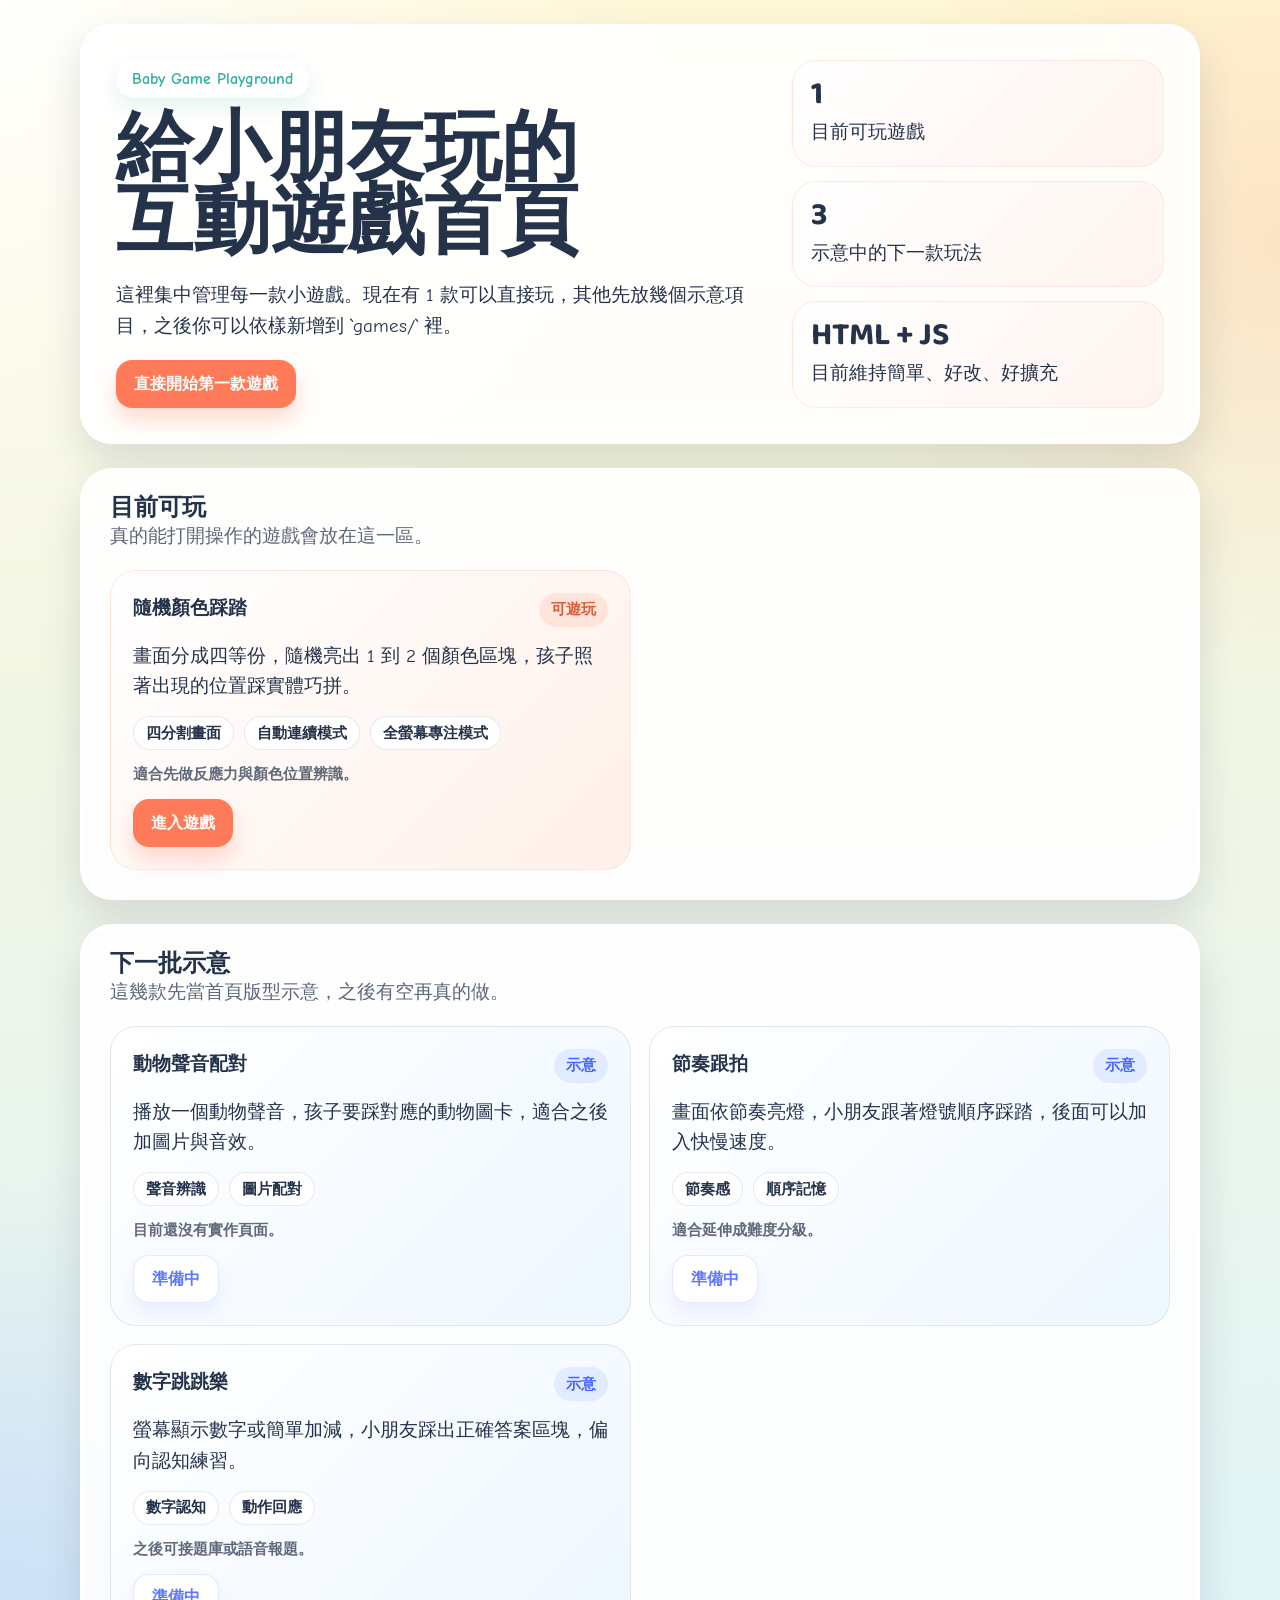
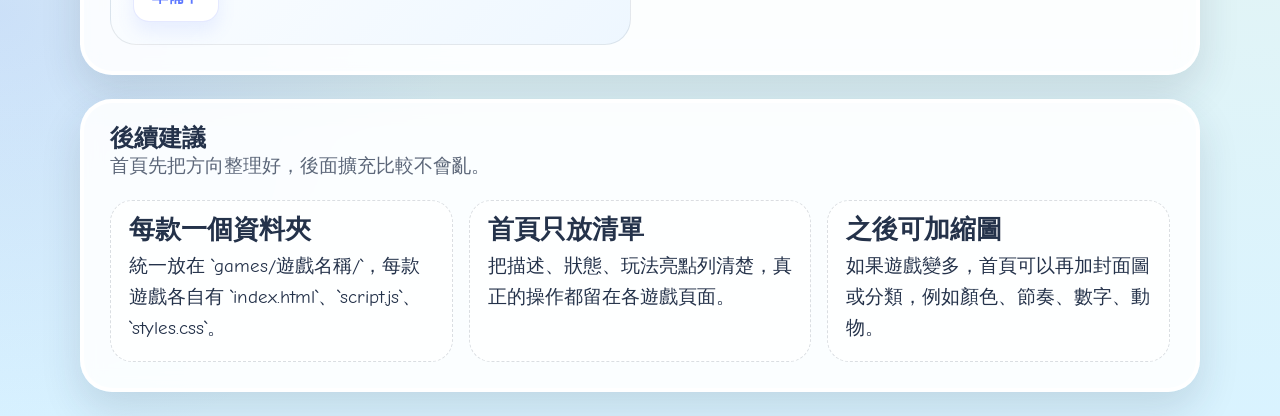
<file: index.html>
<!DOCTYPE html>
<html lang="zh-Hant">
<head>
  <meta charset="UTF-8">
  <meta name="viewport" content="width=device-width, initial-scale=1.0">
  <title>Baby Game Playground</title>
  <style>
    @import url("https://fonts.googleapis.com/css2?family=Baloo+2:wght@400;600;700&family=Comic+Neue:wght@400;700&display=swap");

    :root {
      --bg-top: #fff8d6;
      --bg-bottom: #d9f3ff;
      --text: #24324a;
      --card: rgba(255, 255, 255, 0.88);
      --accent: #ff7a59;
      --accent-2: #32b09a;
      --accent-3: #5d78ff;
      --line: rgba(36, 50, 74, 0.1);
      --shadow: 0 18px 40px rgba(36, 50, 74, 0.14);
    }

    * {
      box-sizing: border-box;
    }

    body {
      margin: 0;
      min-height: 100vh;
      font-family: "Comic Neue", sans-serif;
      color: var(--text);
      background:
        radial-gradient(circle at top left, rgba(255, 255, 255, 0.95), transparent 28%),
        radial-gradient(circle at right 12%, rgba(255, 160, 122, 0.22), transparent 20%),
        radial-gradient(circle at left 80%, rgba(93, 120, 255, 0.16), transparent 22%),
        linear-gradient(180deg, var(--bg-top), var(--bg-bottom));
      padding: 24px;
    }

    main {
      width: min(1120px, 100%);
      margin: 0 auto;
      display: grid;
      gap: 24px;
    }

    .hero,
    .section-card {
      background: var(--card);
      border: 4px solid rgba(255, 255, 255, 0.9);
      border-radius: 32px;
      box-shadow: var(--shadow);
      backdrop-filter: blur(10px);
    }

    .hero {
      padding: 32px;
      display: grid;
      grid-template-columns: minmax(0, 1.4fr) minmax(280px, 0.8fr);
      gap: 24px;
      align-items: stretch;
    }

    .hero-copy {
      display: grid;
      gap: 18px;
    }

    .pill {
      display: inline-flex;
      width: fit-content;
      padding: 10px 16px;
      border-radius: 999px;
      background: #fff;
      color: var(--accent-2);
      font-weight: 700;
      box-shadow: 0 8px 20px rgba(50, 176, 154, 0.14);
    }

    h1,
    h2,
    h3 {
      margin: 0;
      font-family: "Baloo 2", cursive;
      line-height: 0.95;
    }

    h1 {
      font-size: clamp(2.5rem, 6vw, 4.8rem);
    }

    p {
      margin: 0;
      line-height: 1.6;
      font-size: clamp(1rem, 2vw, 1.2rem);
    }

    .hero-stats {
      display: grid;
      gap: 14px;
      align-content: start;
    }

    .stat-card {
      padding: 18px;
      border-radius: 24px;
      background: linear-gradient(135deg, #fff, #fff4ef);
      border: 1px solid rgba(255, 122, 89, 0.14);
    }

    .stat-card strong {
      display: block;
      font-family: "Baloo 2", cursive;
      font-size: 2rem;
      line-height: 1;
      margin-bottom: 6px;
    }

    .section-card {
      padding: 26px;
      display: grid;
      gap: 18px;
    }

    .section-head {
      display: flex;
      align-items: end;
      justify-content: space-between;
      gap: 16px;
      flex-wrap: wrap;
    }

    .section-head p {
      color: rgba(36, 50, 74, 0.74);
    }

    .games-grid {
      display: grid;
      grid-template-columns: repeat(2, minmax(0, 1fr));
      gap: 18px;
    }

    .game-card {
      display: grid;
      gap: 14px;
      padding: 22px;
      border-radius: 26px;
      border: 1px solid var(--line);
      background: linear-gradient(135deg, #fff, #f8fbff);
    }

    .game-card.live {
      background: linear-gradient(135deg, #ffffff, #fff0e9);
      border-color: rgba(255, 122, 89, 0.16);
    }

    .game-card.mock {
      background: linear-gradient(135deg, #ffffff, #eef7ff);
    }

    .game-top {
      display: flex;
      align-items: center;
      justify-content: space-between;
      gap: 12px;
      flex-wrap: wrap;
    }

    .tag {
      display: inline-flex;
      align-items: center;
      min-height: 34px;
      padding: 6px 12px;
      border-radius: 999px;
      font-weight: 700;
      font-size: 0.95rem;
    }

    .tag.live {
      background: rgba(255, 122, 89, 0.14);
      color: #d95d3b;
    }

    .tag.mock {
      background: rgba(93, 120, 255, 0.12);
      color: #4666ff;
    }

    .meta {
      font-size: 0.96rem;
      color: rgba(36, 50, 74, 0.72);
      font-weight: 700;
    }

    .features {
      display: flex;
      flex-wrap: wrap;
      gap: 10px;
    }

    .chip {
      display: inline-flex;
      align-items: center;
      min-height: 34px;
      padding: 6px 12px;
      border-radius: 999px;
      background: #fff;
      border: 1px solid var(--line);
      font-weight: 700;
      font-size: 0.94rem;
    }

    .button,
    .ghost {
      display: inline-flex;
      align-items: center;
      justify-content: center;
      width: fit-content;
      min-height: 48px;
      padding: 12px 18px;
      border-radius: 16px;
      text-decoration: none;
      font-weight: 700;
      transition: transform 180ms ease, box-shadow 180ms ease;
    }

    .button {
      background: var(--accent);
      color: #fff;
      box-shadow: 0 12px 22px rgba(255, 122, 89, 0.28);
    }

    .button:hover,
    .button:focus-visible,
    .ghost:hover,
    .ghost:focus-visible {
      transform: translateY(-2px) scale(1.01);
    }

    .ghost {
      background: #fff;
      color: var(--accent-3);
      border: 1px solid rgba(93, 120, 255, 0.16);
      box-shadow: 0 10px 18px rgba(93, 120, 255, 0.1);
    }

    .roadmap {
      display: grid;
      grid-template-columns: repeat(3, minmax(0, 1fr));
      gap: 16px;
    }

    .roadmap-card {
      padding: 18px;
      border-radius: 22px;
      background: rgba(255, 255, 255, 0.76);
      border: 1px dashed rgba(36, 50, 74, 0.16);
    }

    .roadmap-card h3 {
      font-size: 1.6rem;
      margin-bottom: 8px;
    }

    @media (max-width: 900px) {
      .hero,
      .games-grid,
      .roadmap {
        grid-template-columns: 1fr;
      }
    }

    @media (max-width: 640px) {
      body {
        padding: 14px;
      }

      .hero,
      .section-card {
        border-radius: 24px;
        padding: 20px;
      }
    }
  </style>
</head>
<body>
  <main>
    <section class="hero">
      <div class="hero-copy">
        <span class="pill">Baby Game Playground</span>
        <h1>給小朋友玩的<br>互動遊戲首頁</h1>
        <p>這裡集中管理每一款小遊戲。現在有 1 款可以直接玩，其他先放幾個示意項目，之後你可以依樣新增到 `games/` 裡。</p>
        <a class="button" href="./games/random-color-step/index.html">直接開始第一款遊戲</a>
      </div>

      <div class="hero-stats">
        <div class="stat-card">
          <strong>1</strong>
          <p>目前可玩遊戲</p>
        </div>
        <div class="stat-card">
          <strong>3</strong>
          <p>示意中的下一款玩法</p>
        </div>
        <div class="stat-card">
          <strong>HTML + JS</strong>
          <p>目前維持簡單、好改、好擴充</p>
        </div>
      </div>
    </section>

    <section class="section-card" aria-labelledby="live-games-title">
      <div class="section-head">
        <div>
          <h2 id="live-games-title">目前可玩</h2>
          <p>真的能打開操作的遊戲會放在這一區。</p>
        </div>
      </div>

      <div class="games-grid">
        <article class="game-card live">
          <div class="game-top">
            <h3>隨機顏色踩踏</h3>
            <span class="tag live">可遊玩</span>
          </div>
          <p>畫面分成四等份，隨機亮出 1 到 2 個顏色區塊，孩子照著出現的位置踩實體巧拼。</p>
          <div class="features">
            <span class="chip">四分割畫面</span>
            <span class="chip">自動連續模式</span>
            <span class="chip">全螢幕專注模式</span>
          </div>
          <div class="meta">適合先做反應力與顏色位置辨識。</div>
          <a class="button" href="./games/random-color-step/index.html">進入遊戲</a>
        </article>
      </div>
    </section>

    <section class="section-card" aria-labelledby="mock-games-title">
      <div class="section-head">
        <div>
          <h2 id="mock-games-title">下一批示意</h2>
          <p>這幾款先當首頁版型示意，之後有空再真的做。</p>
        </div>
      </div>

      <div class="games-grid">
        <article class="game-card mock">
          <div class="game-top">
            <h3>動物聲音配對</h3>
            <span class="tag mock">示意</span>
          </div>
          <p>播放一個動物聲音，孩子要踩對應的動物圖卡，適合之後加圖片與音效。</p>
          <div class="features">
            <span class="chip">聲音辨識</span>
            <span class="chip">圖片配對</span>
          </div>
          <div class="meta">目前還沒有實作頁面。</div>
          <span class="ghost">準備中</span>
        </article>

        <article class="game-card mock">
          <div class="game-top">
            <h3>節奏跟拍</h3>
            <span class="tag mock">示意</span>
          </div>
          <p>畫面依節奏亮燈，小朋友跟著燈號順序踩踏，後面可以加入快慢速度。</p>
          <div class="features">
            <span class="chip">節奏感</span>
            <span class="chip">順序記憶</span>
          </div>
          <div class="meta">適合延伸成難度分級。</div>
          <span class="ghost">準備中</span>
        </article>

        <article class="game-card mock">
          <div class="game-top">
            <h3>數字跳跳樂</h3>
            <span class="tag mock">示意</span>
          </div>
          <p>螢幕顯示數字或簡單加減，小朋友踩出正確答案區塊，偏向認知練習。</p>
          <div class="features">
            <span class="chip">數字認知</span>
            <span class="chip">動作回應</span>
          </div>
          <div class="meta">之後可接題庫或語音報題。</div>
          <span class="ghost">準備中</span>
        </article>
      </div>
    </section>

    <section class="section-card" aria-labelledby="roadmap-title">
      <div class="section-head">
        <div>
          <h2 id="roadmap-title">後續建議</h2>
          <p>首頁先把方向整理好，後面擴充比較不會亂。</p>
        </div>
      </div>

      <div class="roadmap">
        <article class="roadmap-card">
          <h3>每款一個資料夾</h3>
          <p>統一放在 `games/遊戲名稱/`，每款遊戲各自有 `index.html`、`script.js`、`styles.css`。</p>
        </article>
        <article class="roadmap-card">
          <h3>首頁只放清單</h3>
          <p>把描述、狀態、玩法亮點列清楚，真正的操作都留在各遊戲頁面。</p>
        </article>
        <article class="roadmap-card">
          <h3>之後可加縮圖</h3>
          <p>如果遊戲變多，首頁可以再加封面圖或分類，例如顏色、節奏、數字、動物。</p>
        </article>
      </div>
    </section>
  </main>
</body>
</html>
</file>
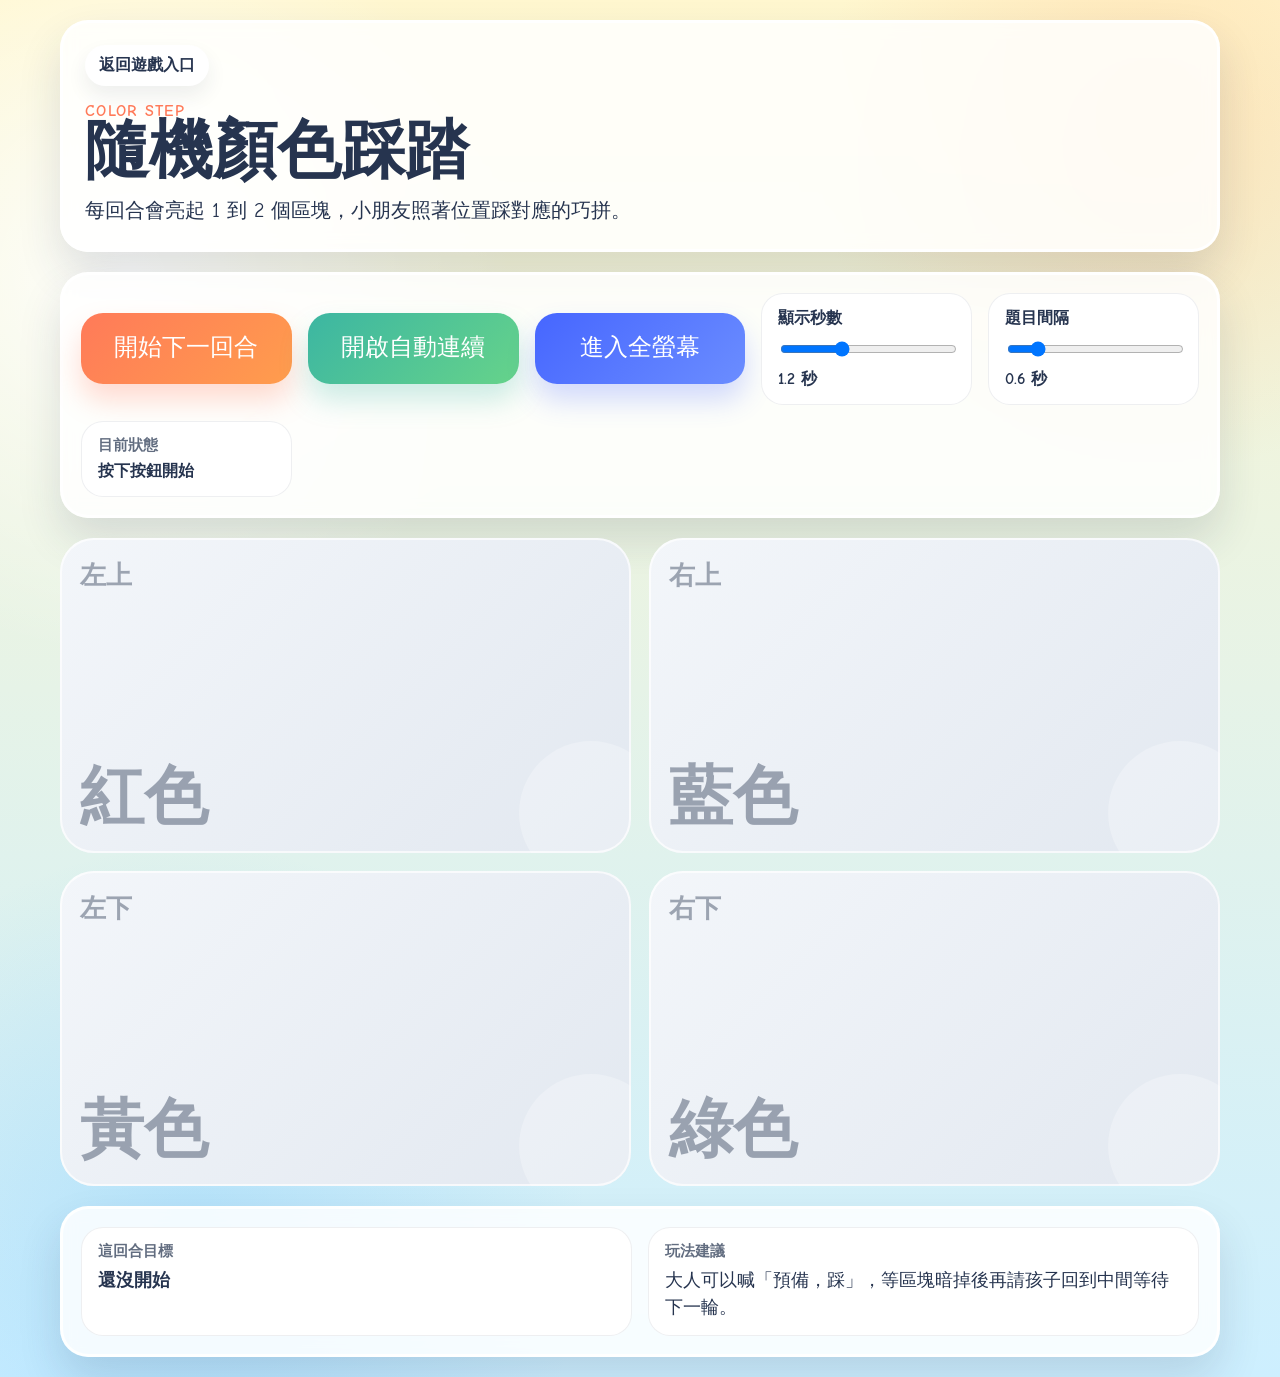
<file: games/random-color-step/index.html>
<!DOCTYPE html>
<html lang="zh-Hant">
<head>
  <meta charset="UTF-8">
  <meta name="viewport" content="width=device-width, initial-scale=1.0">
  <title>隨機顏色踩踏</title>
  <link rel="stylesheet" href="./styles.css">
</head>
<body>
  <button id="controlPeekBtn" class="control-peek-btn" type="button" aria-label="顯示控制列" aria-expanded="false">控制</button>
  <main class="app-shell">
    <section class="topbar">
      <a class="back-link" href="../../index.html">返回遊戲入口</a>
      <div class="title-group">
        <p class="eyebrow">Color Step</p>
        <h1>隨機顏色踩踏</h1>
        <p class="subtitle">每回合會亮起 1 到 2 個區塊，小朋友照著位置踩對應的巧拼。</p>
      </div>
    </section>

    <section class="controls" aria-label="遊戲控制">
      <button id="nextRoundBtn" class="primary-btn" type="button">開始下一回合</button>
      <button id="autoModeBtn" class="secondary-btn" type="button" aria-pressed="false">開啟自動連續</button>
      <button id="fullscreenBtn" class="secondary-btn fullscreen-btn" type="button" aria-pressed="false">進入全螢幕</button>
      <label class="speed-control" for="hideDelay">
        顯示秒數
        <input id="hideDelay" type="range" min="0.3" max="3" step="0.1" value="1.2">
        <span id="hideDelayValue">1.2 秒</span>
      </label>
      <label class="speed-control" for="roundGap">
        題目間隔
        <input id="roundGap" type="range" min="0.2" max="3" step="0.1" value="0.6">
        <span id="roundGapValue">0.6 秒</span>
      </label>
      <div class="status-card" aria-live="polite">
        <span class="status-label">目前狀態</span>
        <strong id="statusText">按下按鈕開始</strong>
      </div>
    </section>

    <section class="board-wrap">
      <div class="board" id="board" aria-label="四等份顏色版">
        <button class="quadrant q1" data-name="紅色 左上" data-color="red" type="button">
          <span>左上</span>
          <strong>紅色</strong>
        </button>
        <button class="quadrant q2" data-name="藍色 右上" data-color="blue" type="button">
          <span>右上</span>
          <strong>藍色</strong>
        </button>
        <button class="quadrant q3" data-name="黃色 左下" data-color="yellow" type="button">
          <span>左下</span>
          <strong>黃色</strong>
        </button>
        <button class="quadrant q4" data-name="綠色 右下" data-color="green" type="button">
          <span>右下</span>
          <strong>綠色</strong>
        </button>
      </div>
    </section>

    <section class="hint-panel">
      <div class="hint-card">
        <span class="hint-label">這回合目標</span>
        <strong id="roundHint">還沒開始</strong>
      </div>
      <div class="hint-card">
        <span class="hint-label">玩法建議</span>
        <p>大人可以喊「預備，踩」，等區塊暗掉後再請孩子回到中間等待下一輪。</p>
      </div>
    </section>
  </main>

  <script src="./script.js"></script>
</body>
</html>
</file>
<file: games/random-color-step/styles.css>
@import url("https://fonts.googleapis.com/css2?family=Baloo+2:wght@400;600;700&family=Comic+Neue:wght@400;700&display=swap");

:root {
  --bg-1: #fff7cf;
  --bg-2: #cdefff;
  --ink: #26344f;
  --card: rgba(255, 255, 255, 0.84);
  --line: rgba(38, 52, 79, 0.08);
  --red: #ff6b6b;
  --blue: #5aa9ff;
  --yellow: #ffd84d;
  --green: #66d38a;
  --inactive: #e7edf5;
  --shadow: 0 22px 44px rgba(38, 52, 79, 0.14);
}

* {
  box-sizing: border-box;
}

body {
  margin: 0;
  min-height: 100vh;
  color: var(--ink);
  font-family: "Comic Neue", sans-serif;
  background:
    radial-gradient(circle at 10% 20%, rgba(255, 255, 255, 0.92), transparent 24%),
    radial-gradient(circle at 90% 10%, rgba(255, 180, 120, 0.3), transparent 20%),
    radial-gradient(circle at 15% 90%, rgba(80, 180, 255, 0.24), transparent 24%),
    linear-gradient(180deg, var(--bg-1), var(--bg-2));
}

body.controls-visible {
  cursor: default;
}

body.fullscreen-mode:not(.controls-visible) {
  cursor: none;
}

button,
input {
  font: inherit;
}

.app-shell {
  width: min(1200px, 100%);
  margin: 0 auto;
  padding: 20px;
  display: grid;
  gap: 20px;
}

.control-peek-btn {
  position: fixed;
  top: 10px;
  left: 10px;
  z-index: 30;
  border: 0;
  min-width: 72px;
  min-height: 40px;
  padding: 8px 12px;
  border-radius: 999px;
  background: rgba(36, 50, 74, 0.82);
  color: #fff;
  font-weight: 700;
  letter-spacing: 0.03em;
  opacity: 0;
  pointer-events: none;
  transform: translateY(-8px);
  transition: opacity 180ms ease, transform 180ms ease, background 180ms ease;
}

.control-peek-btn:hover,
.control-peek-btn:focus-visible {
  background: rgba(36, 50, 74, 0.95);
}

.topbar,
.controls,
.hint-panel {
  background: var(--card);
  border: 3px solid rgba(255, 255, 255, 0.92);
  border-radius: 28px;
  box-shadow: var(--shadow);
  backdrop-filter: blur(8px);
}

.topbar {
  padding: 22px;
  display: grid;
  gap: 16px;
}

.back-link {
  width: fit-content;
  padding: 10px 14px;
  border-radius: 999px;
  text-decoration: none;
  color: var(--ink);
  font-weight: 700;
  background: #fff;
  box-shadow: 0 10px 20px rgba(38, 52, 79, 0.08);
}

.eyebrow {
  margin: 0 0 6px;
  font-weight: 700;
  letter-spacing: 0.08em;
  text-transform: uppercase;
  color: #ff7a59;
}

.title-group h1 {
  margin: 0;
  font-family: "Baloo 2", cursive;
  font-size: clamp(2.3rem, 5vw, 4.4rem);
  line-height: 0.92;
}

.subtitle {
  margin: 10px 0 0;
  font-size: clamp(1rem, 2vw, 1.25rem);
  line-height: 1.6;
}

.controls {
  padding: 18px;
  display: grid;
  grid-template-columns: repeat(5, minmax(0, 1fr));
  gap: 16px;
  align-items: center;
}

.primary-btn,
.secondary-btn {
  border: 0;
  cursor: pointer;
  min-height: 68px;
  border-radius: 22px;
  padding: 16px 18px;
  font-family: "Baloo 2", cursive;
  font-size: 1.5rem;
  transition: transform 180ms ease, box-shadow 180ms ease;
}

.primary-btn {
  background: linear-gradient(135deg, #ff7a59, #ff9d4d);
  color: #fff;
  box-shadow: 0 16px 28px rgba(255, 122, 89, 0.28);
}

.secondary-btn {
  background: linear-gradient(135deg, #3cb6a2, #66d38a);
  color: #fff;
  box-shadow: 0 16px 28px rgba(60, 182, 162, 0.26);
}

.primary-btn:hover,
.primary-btn:focus-visible,
.secondary-btn:hover,
.secondary-btn:focus-visible {
  transform: translateY(-2px);
}

.primary-btn:hover,
.primary-btn:focus-visible {
  box-shadow: 0 20px 34px rgba(255, 122, 89, 0.32);
}

.secondary-btn:hover,
.secondary-btn:focus-visible {
  box-shadow: 0 20px 34px rgba(60, 182, 162, 0.3);
}

.secondary-btn.is-active {
  background: linear-gradient(135deg, #24324a, #3b4c6b);
  box-shadow: 0 20px 34px rgba(36, 50, 74, 0.22);
}

.fullscreen-btn {
  background: linear-gradient(135deg, #4666ff, #6b8dff);
  box-shadow: 0 16px 28px rgba(70, 102, 255, 0.24);
}

.fullscreen-btn:hover,
.fullscreen-btn:focus-visible {
  box-shadow: 0 20px 34px rgba(70, 102, 255, 0.3);
}

.speed-control,
.status-card,
.hint-card {
  min-height: 68px;
  padding: 14px 16px;
  border-radius: 22px;
  background: #fff;
  border: 1px solid var(--line);
}

.speed-control {
  display: grid;
  gap: 10px;
  font-weight: 700;
}

.speed-control input {
  width: 100%;
}

.status-card {
  display: grid;
  align-content: center;
  gap: 6px;
}

.status-label,
.hint-label {
  font-size: 0.92rem;
  font-weight: 700;
  color: rgba(38, 52, 79, 0.72);
}

.board-wrap {
  position: relative;
}

.board {
  display: grid;
  grid-template-columns: repeat(2, 1fr);
  gap: 18px;
  min-height: min(72vh, 760px);
}

body.fullscreen-mode .app-shell {
  width: 100%;
  max-width: none;
  min-height: 100vh;
  padding: 12px;
  gap: 12px;
}

body.fullscreen-mode .topbar,
body.fullscreen-mode .hint-panel {
  display: none;
}

body.fullscreen-mode .controls {
  grid-template-columns: repeat(5, minmax(0, 1fr));
  padding: 12px;
  border-radius: 20px;
  position: fixed;
  top: 10px;
  left: 12px;
  right: 12px;
  z-index: 20;
  opacity: 0;
  pointer-events: none;
  transform: translateY(-18px);
  transition: opacity 220ms ease, transform 220ms ease;
}

body.fullscreen-mode .board {
  min-height: calc(100vh - 24px);
  gap: 12px;
}

body.fullscreen-mode .quadrant {
  min-height: 0;
  border-radius: 24px;
}

body.fullscreen-mode.controls-visible .controls {
  opacity: 1;
  pointer-events: auto;
  transform: translateY(0);
}

body.fullscreen-mode .control-peek-btn {
  opacity: 0.82;
  pointer-events: auto;
  transform: translateY(0);
}

body.fullscreen-mode.controls-visible .control-peek-btn {
  opacity: 0.28;
}

.quadrant {
  border: 0;
  cursor: pointer;
  position: relative;
  overflow: hidden;
  border-radius: 34px;
  padding: 20px;
  text-align: left;
  display: flex;
  flex-direction: column;
  justify-content: space-between;
  min-height: 220px;
  color: rgba(38, 52, 79, 0.42);
  background: linear-gradient(135deg, #f3f6fa, #e2e8f0);
  box-shadow: inset 0 0 0 2px rgba(255, 255, 255, 0.7);
  transition: transform 220ms ease, background 220ms ease, color 220ms ease, box-shadow 220ms ease;
}

.quadrant::after {
  content: "";
  position: absolute;
  inset: auto -40px -40px auto;
  width: 160px;
  height: 160px;
  border-radius: 999px;
  background: rgba(255, 255, 255, 0.26);
  transform: scale(0.9);
}

.quadrant span,
.quadrant strong {
  position: relative;
  z-index: 1;
}

.quadrant span {
  font-size: clamp(1.25rem, 2vw, 1.6rem);
  font-weight: 700;
}

.quadrant strong {
  font-family: "Baloo 2", cursive;
  font-size: clamp(2.4rem, 5vw, 4rem);
  line-height: 1;
}

.quadrant.active {
  transform: scale(1.01);
  color: #1d2940;
  box-shadow:
    0 22px 34px rgba(38, 52, 79, 0.18),
    inset 0 0 0 4px rgba(255, 255, 255, 0.62);
  animation: pulse 560ms ease-in-out infinite alternate;
}

.quadrant.active[data-color="red"] {
  background: linear-gradient(135deg, #ff9b9b, var(--red));
}

.quadrant.active[data-color="blue"] {
  background: linear-gradient(135deg, #9bd4ff, var(--blue));
}

.quadrant.active[data-color="yellow"] {
  background: linear-gradient(135deg, #ffe992, var(--yellow));
}

.quadrant.active[data-color="green"] {
  background: linear-gradient(135deg, #a7efbf, var(--green));
}

.hint-panel {
  padding: 18px;
  display: grid;
  grid-template-columns: repeat(2, minmax(0, 1fr));
  gap: 16px;
}

.hint-card {
  display: grid;
  gap: 6px;
  align-content: start;
}

.hint-card p,
.hint-card strong {
  margin: 0;
  font-size: 1.12rem;
  line-height: 1.5;
}

@keyframes pulse {
  from {
    transform: scale(1);
  }
  to {
    transform: scale(1.02);
  }
}

@media (max-width: 860px) {
  .controls,
  .hint-panel {
    grid-template-columns: 1fr;
  }

  .board {
    min-height: auto;
  }

  body.fullscreen-mode .controls {
    grid-template-columns: 1fr;
  }

  .quadrant {
    min-height: 180px;
  }
}

@media (max-width: 640px) {
  .app-shell {
    padding: 14px;
  }

  .board {
    gap: 12px;
  }

  .quadrant {
    border-radius: 24px;
    min-height: 150px;
    padding: 16px;
  }
}

@media (prefers-reduced-motion: reduce) {
  *,
  *::before,
  *::after {
    animation: none !important;
    transition: none !important;
  }
}
</file>
